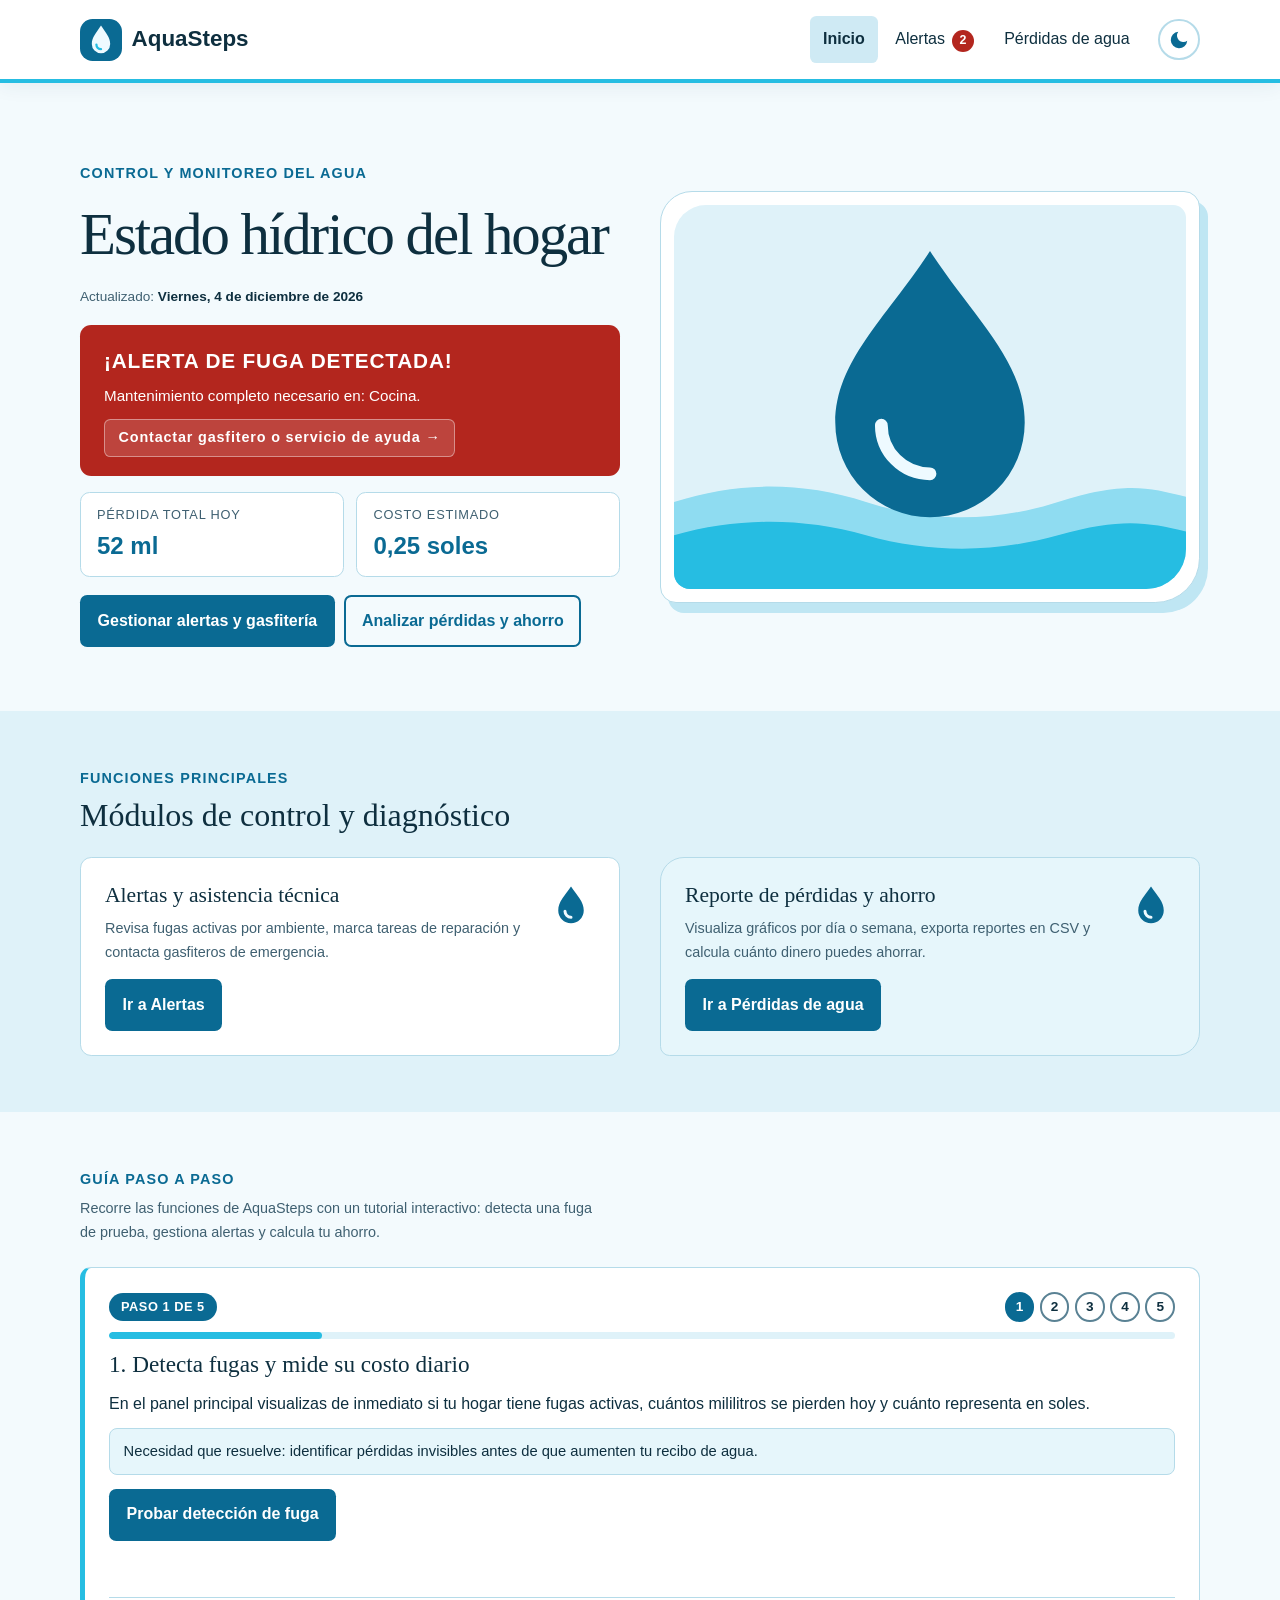
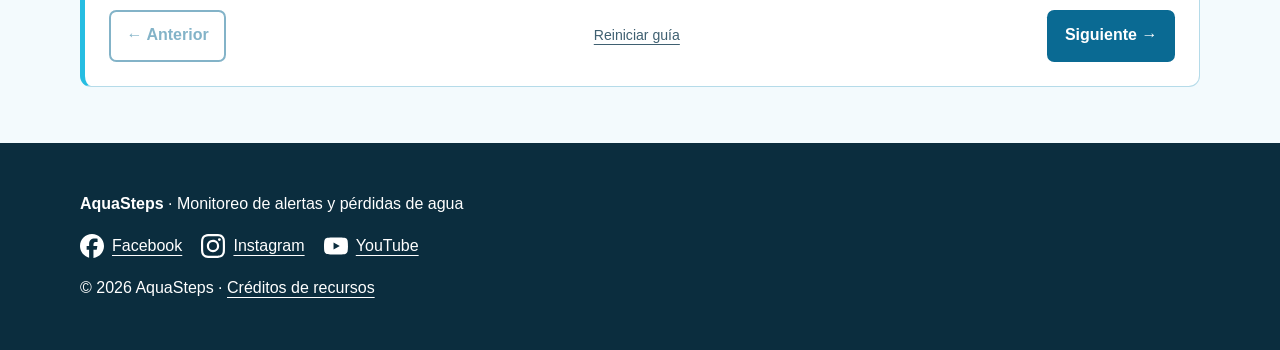
<file: index.html>
<!DOCTYPE html>
<html lang="es">
<head>
  <meta charset="UTF-8">
  <meta name="viewport" content="width=device-width, initial-scale=1.0">
  <meta name="color-scheme" content="light dark">
  <title>Inicio | AquaSteps</title>
  <script>try{var t=localStorage.getItem("aquasteps-tema");if(!t&&window.matchMedia&&matchMedia("(prefers-color-scheme: dark)").matches){t="oscuro"}if(t==="oscuro"){document.documentElement.setAttribute("data-tema","oscuro")}}catch(e){}</script>
  <link rel="stylesheet" href="css/estilos.css">
  <link rel="icon" type="image/svg+xml" href="iconos/favicon.svg">
</head>
<body>
<a class="saltar" href="#contenido">Saltar al contenido</a>
<header class="cabecera">
  <div class="contenedor barra">
    <a class="marca" href="index.html"><img src="iconos/favicon.svg" alt="" width="42" height="42">AquaSteps</a>
    <nav aria-label="Navegación principal">
      <ul class="menu">
        <li><a href="index.html" aria-current="page">Inicio</a></li>
        <li><a href="alertas.html">Alertas</a></li>
        <li><a href="perdidas.html">Pérdidas de agua</a></li>
      </ul>
    </nav>
    <button type="button" id="btn-tema" class="btn-tema" aria-pressed="false" aria-label="Modo oscuro" title="Modo oscuro">
      <svg class="icono-luna" viewBox="0 0 24 24" width="22" height="22" aria-hidden="true"><path d="M21 12.8A9 9 0 1 1 11.2 3a7 7 0 0 0 9.8 9.8Z" fill="currentColor"/></svg>
      <svg class="icono-sol" viewBox="0 0 24 24" width="22" height="22" aria-hidden="true"><circle cx="12" cy="12" r="4.5" fill="currentColor"/><g stroke="currentColor" stroke-width="2" stroke-linecap="round"><path d="M12 2v3M12 19v3M2 12h3M19 12h3M4.9 4.9l2.1 2.1M17 17l2.1 2.1M4.9 19.1 7 17M17 7l2.1-2.1"/></g></svg>
    </button>
  </div>
</header>

<main id="contenido">
  <!-- Nivel 1: Estado crítico en tiempo real, métricas clave y acciones principales -->
  <section id="inicio" class="hero contenedor dos-columnas" aria-labelledby="titulo">
    <div class="hero-principal">
      <p class="etiqueta">Control y monitoreo del agua</p>
      <h1 id="titulo">Estado hídrico del hogar</h1>
      <p class="fecha">Actualizado: <span id="fecha-actual"></span></p>

      <div id="alerta" class="alerta sin" role="alert"><strong>SIN ALERTAS</strong><span>Ningún lugar requiere mantenimiento por ahora.</span></div>

      <div class="medidor" role="group" aria-label="Pérdida total de hoy">
        <div><span class="medidor-etq">Pérdida total hoy</span><strong id="contador-ml">0 ml</strong></div>
        <div><span class="medidor-etq">Costo estimado</span><strong id="contador-costo">0,00 soles</strong></div>
      </div>

      <div class="botones hero-acciones">
        <a class="boton" href="alertas.html">Gestionar alertas y gasfitería</a>
        <a class="boton secundario" href="perdidas.html">Analizar pérdidas y ahorro</a>
      </div>
    </div>

    <figure id="postal" class="postal" data-estado="sin">
      <img class="ilustracion" src="imagenes/gota.svg" alt="Ilustración de una gota de agua que reacciona al nivel de fuga" width="400" height="300">
      <span class="gotas" aria-hidden="true"><i></i><i></i><i></i></span>
    </figure>
  </section>

  <!-- Nivel 2: Módulos principales de consulta y operación -->
  <section class="seccion fondo" aria-labelledby="modulos-titulo">
    <div class="contenedor">
      <header class="encabezado-seccion">
        <p class="etiqueta">Funciones principales</p>
        <h2 id="modulos-titulo">Módulos de control y diagnóstico</h2>
      </header>
      <div class="dos-columnas">
        <article class="tarjeta acceso">
          <div class="acceso-info">
            <h3>Alertas y asistencia técnica</h3>
            <p class="nota">Revisa fugas activas por ambiente, marca tareas de reparación y contacta gasfiteros de emergencia.</p>
            <a class="boton" href="alertas.html">Ir a Alertas</a>
          </div>
          <img src="iconos/gota.svg" alt="" width="48" height="48">
        </article>
        <article class="tarjeta acceso">
          <div class="acceso-info">
            <h3>Reporte de pérdidas y ahorro</h3>
            <p class="nota">Visualiza gráficos por día o semana, exporta reportes en CSV y calcula cuánto dinero puedes ahorrar.</p>
            <a class="boton" href="perdidas.html">Ir a Pérdidas de agua</a>
          </div>
          <img src="iconos/gota.svg" alt="" width="48" height="48">
        </article>
      </div>
    </div>
  </section>

  <!-- Nivel 3: Tutorial interactivo para aprender a usar AquaSteps -->
  <section class="seccion" aria-labelledby="tut-titulo">
    <div class="contenedor">
      <header class="encabezado-seccion">
        <p class="etiqueta">Guía paso a paso</p>
        <p class="nota">Recorre las funciones de AquaSteps con un tutorial interactivo: detecta una fuga de prueba, gestiona alertas y calcula tu ahorro.</p>
      </header>
      <section id="tutorial-app" class="tutorial tarjeta" aria-labelledby="tut-titulo">
        <div class="tut-cabecera">
          <span id="tut-etiqueta" class="tut-paso-badge">Paso 1 de 5</span>
          <div id="tut-puntos" class="tut-puntos" role="group" aria-label="Pasos del tutorial"></div>
        </div>
        <div class="tut-progreso" role="progressbar" id="tut-barra" aria-label="Progreso del tutorial" aria-valuemin="0" aria-valuemax="100" aria-valuenow="20">
          <span class="tut-progreso-valor" style="width: 20%;"></span>
        </div>

        <h2 id="tut-titulo" class="titulo-peq">1. Detecta fugas y mide su costo diario</h2>
        <p id="tut-descripcion" class="tut-desc"></p>
        <div id="tut-objetivo" class="tut-objetivo"></div>

        <div class="botones tut-acciones">
          <button type="button" id="tut-accion" class="boton">Probar detección de fuga</button>
          <a id="tut-enlace" class="boton secundario" href="alertas.html" hidden>Ir a la sección</a>
        </div>

        <p id="tut-feedback" class="nota" role="status" aria-live="polite"></p>

        <div class="tut-navegacion">
          <button type="button" id="tut-anterior" class="boton secundario" disabled>← Anterior</button>
          <button type="button" id="tut-reiniciar" class="tut-link" title="Reiniciar recorrido">Reiniciar guía</button>
          <button type="button" id="tut-siguiente" class="boton">Siguiente →</button>
        </div>
      </section>
    </div>
  </section>
</main>

<footer class="pie">
  <div class="contenedor">
    <p><strong>AquaSteps</strong> · Monitoreo de alertas y pérdidas de agua</p>
    <nav class="redes" aria-label="Redes sociales de referencia">
      <a href="https://www.facebook.com/" target="_blank" rel="noopener noreferrer"><img src="iconos/facebook.svg" alt="" width="24" height="24">Facebook</a>
      <a href="https://www.instagram.com/" target="_blank" rel="noopener noreferrer"><img src="iconos/instagram.svg" alt="" width="24" height="24">Instagram</a>
      <a href="https://www.youtube.com/" target="_blank" rel="noopener noreferrer"><img src="iconos/youtube.svg" alt="" width="24" height="24">YouTube</a>
    </nav>
    <p>© 2026 AquaSteps · <a href="FUENTES.txt">Créditos de recursos</a></p>
  </div>
</footer>
<script src="js/nucleo.js" defer></script>
<script src="js/script.js" defer></script>
<script src="js/inicio.js" defer></script>
</body>
</html>
</file>
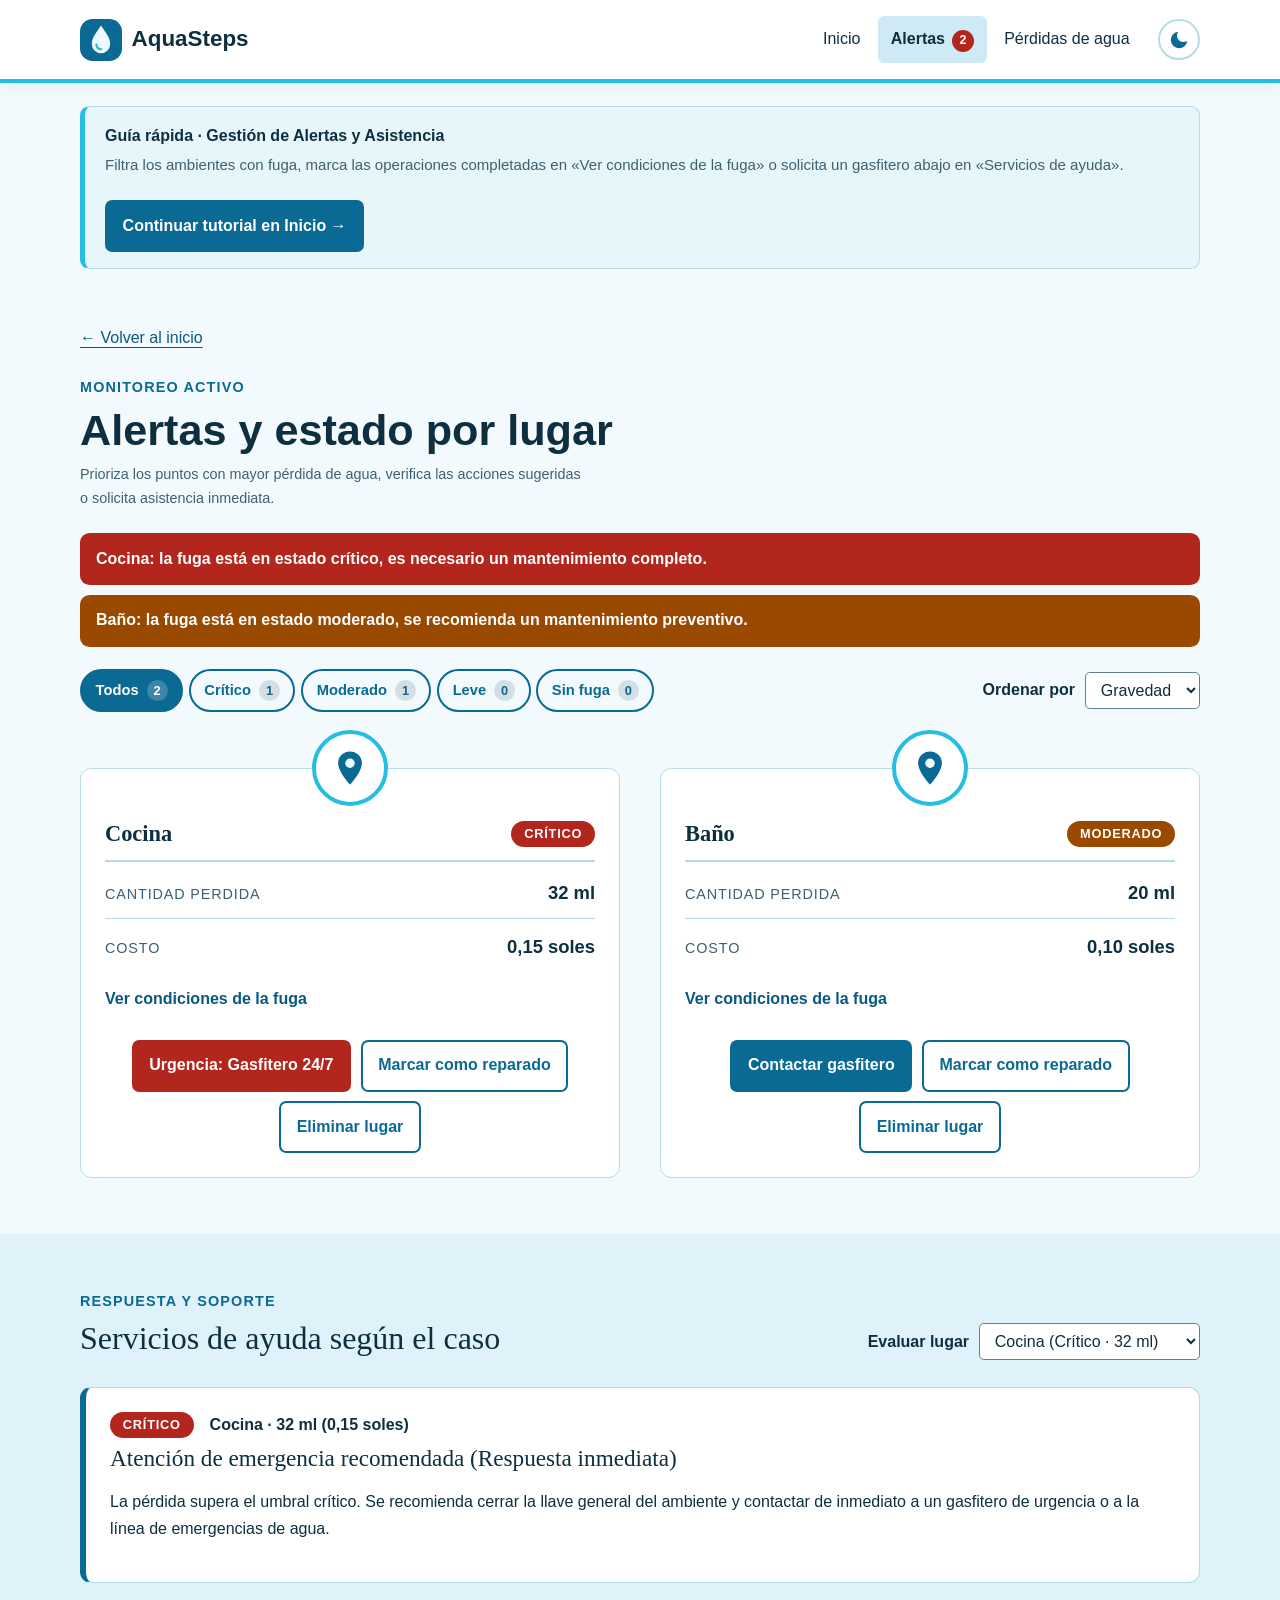
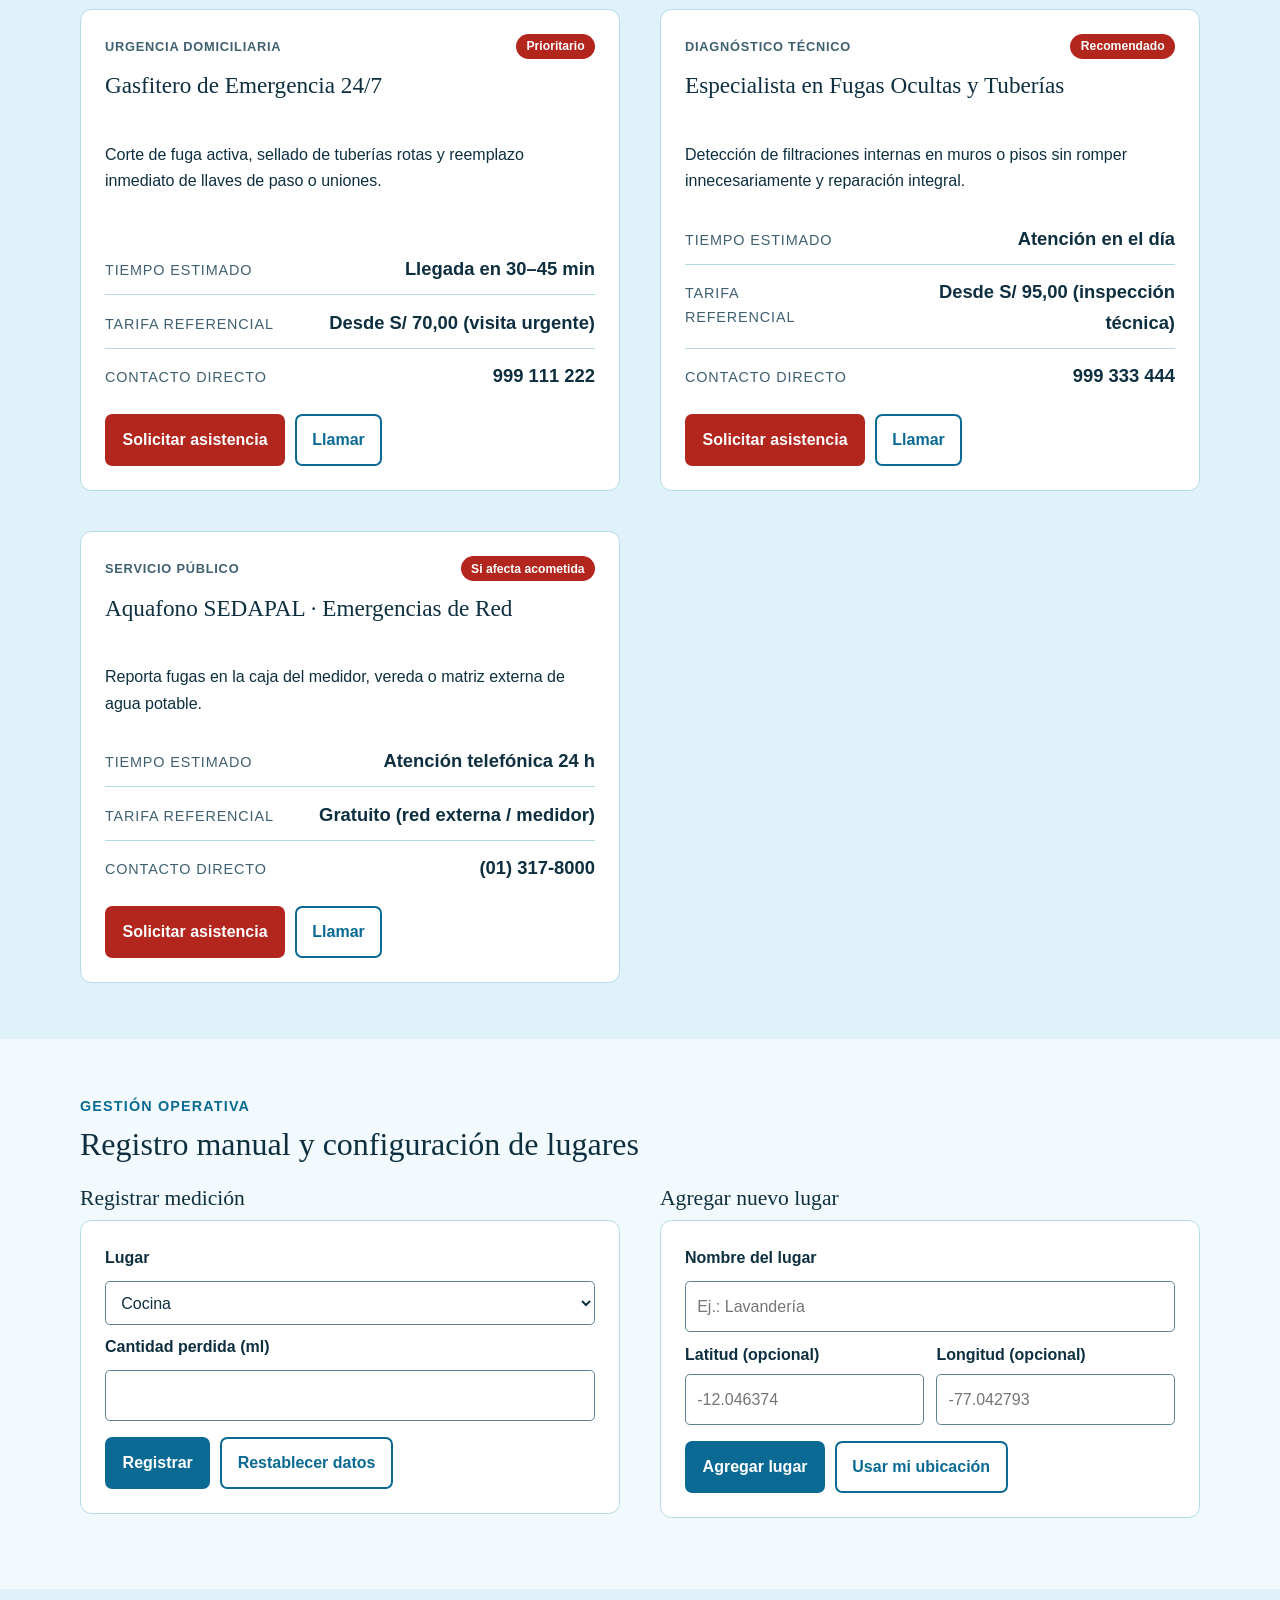
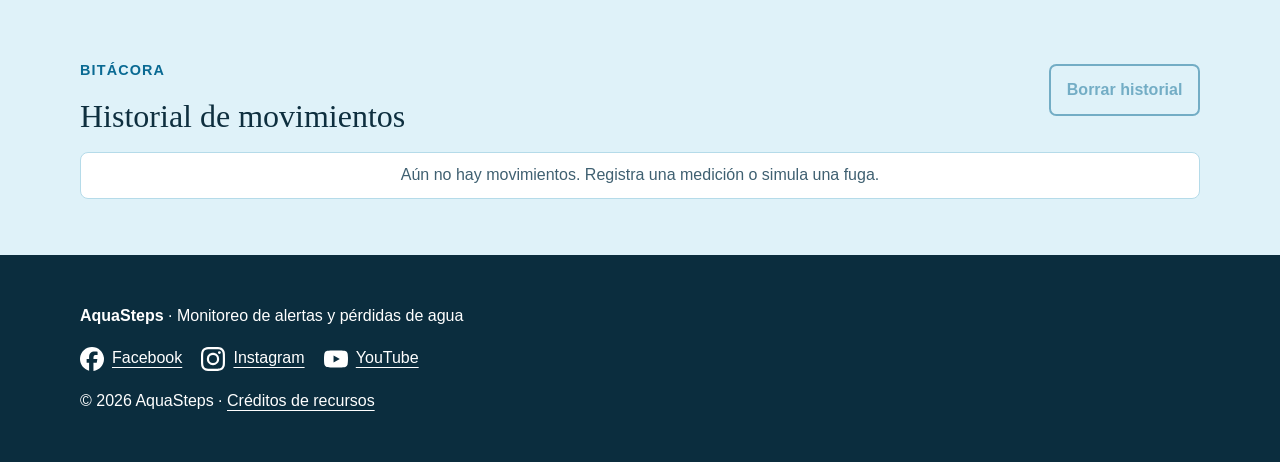
<file: alertas.html>
<!DOCTYPE html>
<html lang="es">
<head>
  <meta charset="UTF-8">
  <meta name="viewport" content="width=device-width, initial-scale=1.0">
  <meta name="color-scheme" content="light dark">
  <title>Alertas | AquaSteps</title>
  <script>try{var t=localStorage.getItem("aquasteps-tema");if(!t&&window.matchMedia&&matchMedia("(prefers-color-scheme: dark)").matches){t="oscuro"}if(t==="oscuro"){document.documentElement.setAttribute("data-tema","oscuro")}}catch(e){}</script>
  <link rel="stylesheet" href="css/estilos.css">
  <link rel="icon" type="image/svg+xml" href="iconos/favicon.svg">
</head>
<body>
<a class="saltar" href="#contenido">Saltar al contenido</a>
<header class="cabecera">
  <div class="contenedor barra">
    <a class="marca" href="index.html"><img src="iconos/favicon.svg" alt="" width="42" height="42">AquaSteps</a>
    <nav aria-label="Navegación principal">
      <ul class="menu">
        <li><a href="index.html">Inicio</a></li>
        <li><a href="alertas.html" aria-current="page">Alertas</a></li>
        <li><a href="perdidas.html">Pérdidas de agua</a></li>
      </ul>
    </nav>
    <button type="button" id="btn-tema" class="btn-tema" aria-pressed="false" aria-label="Modo oscuro" title="Modo oscuro">
      <svg class="icono-luna" viewBox="0 0 24 24" width="22" height="22" aria-hidden="true"><path d="M21 12.8A9 9 0 1 1 11.2 3a7 7 0 0 0 9.8 9.8Z" fill="currentColor"/></svg>
      <svg class="icono-sol" viewBox="0 0 24 24" width="22" height="22" aria-hidden="true"><circle cx="12" cy="12" r="4.5" fill="currentColor"/><g stroke="currentColor" stroke-width="2" stroke-linecap="round"><path d="M12 2v3M12 19v3M2 12h3M19 12h3M4.9 4.9l2.1 2.1M17 17l2.1 2.1M4.9 19.1 7 17M17 7l2.1-2.1"/></g></svg>
    </button>
  </div>
</header>

<main id="contenido">
  <!-- Nivel 1: Avisos prioritarios y monitoreo activo por ambiente -->
  <section class="seccion contenedor" aria-labelledby="titulo">
    <nav aria-label="Ruta de navegación">
      <a class="regresar" href="index.html">← Volver al inicio</a>
    </nav>
    <header class="encabezado-seccion">
      <p class="etiqueta">Monitoreo activo</p>
      <h1 id="titulo">Alertas y estado por lugar</h1>
      <p class="nota">Prioriza los puntos con mayor pérdida de agua, verifica las acciones sugeridas o solicita asistencia inmediata.</p>
    </header>

    <div id="notificaciones" aria-live="polite"></div>

    <div class="barra-filtros">
      <div id="filtros" class="segmento" role="group" aria-label="Filtrar por estado">
        <button type="button" data-filtro="todos" aria-pressed="true">Todos <span class="conteo">0</span></button>
        <button type="button" data-filtro="critico" aria-pressed="false">Crítico <span class="conteo">0</span></button>
        <button type="button" data-filtro="moderado" aria-pressed="false">Moderado <span class="conteo">0</span></button>
        <button type="button" data-filtro="leve" aria-pressed="false">Leve <span class="conteo">0</span></button>
        <button type="button" data-filtro="sin" aria-pressed="false">Sin fuga <span class="conteo">0</span></button>
      </div>
      <div class="orden">
        <label for="orden">Ordenar por</label>
        <select id="orden">
          <option value="gravedad">Gravedad</option>
          <option value="costo">Costo</option>
          <option value="nombre">Nombre</option>
        </select>
      </div>
    </div>

    <div id="lugares" class="dos-columnas lugares" tabindex="-1"></div>
  </section>

  <!-- Nivel 2: Respuesta y asistencia técnica según gravedad -->
  <section id="ayuda" class="seccion fondo" aria-labelledby="ayuda-titulo">
    <div class="contenedor">
      <header class="encabezado-seccion">
        <p class="etiqueta">Respuesta y soporte</p>
        <div class="titulo-fila">
          <h2 id="ayuda-titulo">Servicios de ayuda según el caso</h2>
          <div class="orden">
            <label for="ayuda-lugar">Evaluar lugar</label>
            <select id="ayuda-lugar"></select>
          </div>
        </div>
      </header>
      <div id="ayuda-diagnostico" class="tarjeta diagnostico" aria-live="polite"></div>
      <div id="ayuda-servicios" class="dos-columnas servicios-grid"></div>
    </div>
  </section>

  <!-- Nivel 3: Registro operativo de mediciones y nuevos ambientes -->
  <section class="seccion" aria-labelledby="operaciones-titulo">
    <div class="contenedor">
      <header class="encabezado-seccion">
        <p class="etiqueta">Gestión operativa</p>
        <h2 id="operaciones-titulo">Registro manual y configuración de lugares</h2>
      </header>
      <div class="dos-columnas formularios">
        <article>
          <h3>Registrar medición</h3>
          <form id="medicion" class="medicion">
            <label for="lugar">Lugar</label>
            <select id="lugar" required></select>
            <label for="cantidad">Cantidad perdida (ml)</label>
            <input id="cantidad" type="number" min="0" max="1000" step="1" required>
            <div class="botones">
              <button type="submit" class="boton">Registrar</button>
              <button type="button" id="restablecer" class="boton secundario">Restablecer datos</button>
            </div>
          </form>
          <p id="mensaje" class="nota" role="status"></p>
        </article>
        <article>
          <h3>Agregar nuevo lugar</h3>
          <form id="nuevo-lugar" class="medicion">
            <label for="nuevo-nombre">Nombre del lugar</label>
            <input id="nuevo-nombre" type="text" maxlength="30" placeholder="Ej.: Lavandería" required autocomplete="off">
            <div class="par">
              <div>
                <label for="nuevo-lat">Latitud (opcional)</label>
                <input id="nuevo-lat" type="number" step="any" min="-90" max="90" placeholder="-12.046374">
              </div>
              <div>
                <label for="nuevo-lng">Longitud (opcional)</label>
                <input id="nuevo-lng" type="number" step="any" min="-180" max="180" placeholder="-77.042793">
              </div>
            </div>
            <div class="botones">
              <button type="submit" class="boton">Agregar lugar</button>
              <button type="button" id="usar-ubicacion" class="boton secundario">Usar mi ubicación</button>
            </div>
          </form>
          <p id="mensaje-lugar" class="nota" role="status"></p>
        </article>
      </div>
    </div>
  </section>

  <!-- Nivel 4: Bitácora secundaria de auditoría -->
  <section class="seccion fondo" aria-labelledby="historial-titulo">
    <div class="contenedor">
      <div class="titulo-fila">
        <div>
          <p class="etiqueta">Bitácora</p>
          <h2 id="historial-titulo">Historial de movimientos</h2>
        </div>
        <button type="button" id="borrar-historial" class="boton secundario">Borrar historial</button>
      </div>
      <ol id="historial" class="historial"></ol>
    </div>
  </section>
</main>

<dialog id="modal-ayuda" class="modal" aria-labelledby="modal-ayuda-titulo">
  <form id="form-solicitud" class="modal-contenido" method="dialog">
    <div class="titulo-fila">
      <h2 id="modal-ayuda-titulo" class="titulo-peq">Solicitar servicio de ayuda</h2>
      <button type="button" id="modal-cerrar" class="modal-cerrar" aria-label="Cerrar ventana">×</button>
    </div>
    <p id="modal-resumen" class="nota"></p>
    <div class="modal-campos">
      <label for="sol-nombre">Tu nombre o contacto</label>
      <input id="sol-nombre" type="text" maxlength="60" placeholder="Ej.: Familia Pérez" required>
      <label for="sol-telefono">Teléfono / WhatsApp</label>
      <input id="sol-telefono" type="tel" maxlength="20" placeholder="Ej.: 987 654 321" required>
      <label for="sol-detalle">Detalle del problema (autocompletado según sensor)</label>
      <textarea id="sol-detalle" rows="3" maxlength="240" required></textarea>
    </div>
    <div class="botones">
      <button type="submit" class="boton">Confirmar solicitud</button>
      <a id="sol-whatsapp" class="boton secundario" href="#" target="_blank" rel="noopener noreferrer">Enviar por WhatsApp</a>
      <a id="sol-llamar" class="boton secundario" href="#">Llamar ahora</a>
    </div>
  </form>
</dialog>

<footer class="pie">
  <div class="contenedor">
    <p><strong>AquaSteps</strong> · Monitoreo de alertas y pérdidas de agua</p>
    <nav class="redes" aria-label="Redes sociales de referencia">
      <a href="https://www.facebook.com/" target="_blank" rel="noopener noreferrer"><img src="iconos/facebook.svg" alt="" width="24" height="24">Facebook</a>
      <a href="https://www.instagram.com/" target="_blank" rel="noopener noreferrer"><img src="iconos/instagram.svg" alt="" width="24" height="24">Instagram</a>
      <a href="https://www.youtube.com/" target="_blank" rel="noopener noreferrer"><img src="iconos/youtube.svg" alt="" width="24" height="24">YouTube</a>
    </nav>
    <p>© 2026 AquaSteps · <a href="FUENTES.txt">Créditos de recursos</a></p>
  </div>
</footer>
<script src="js/nucleo.js" defer></script>
<script src="js/script.js" defer></script>
<script src="js/alertas.js" defer></script>
</body>
</html>
</file>
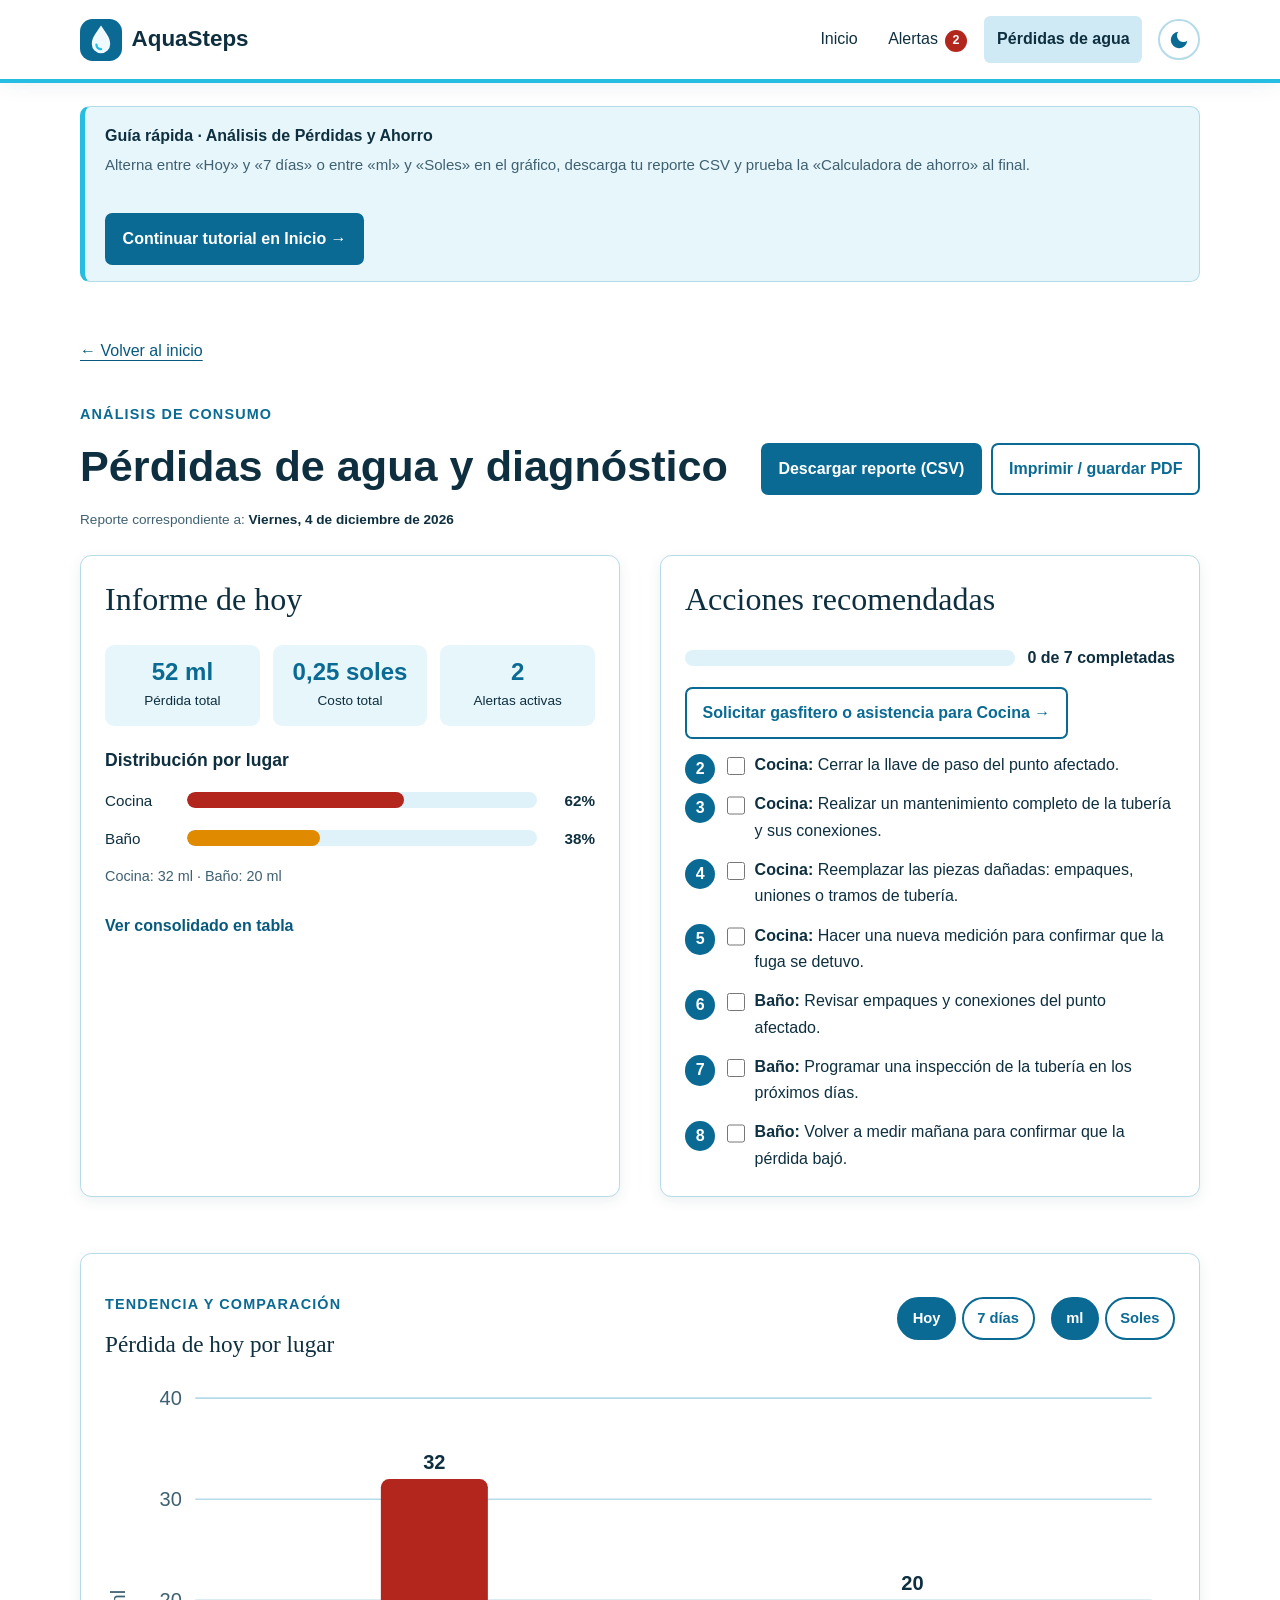
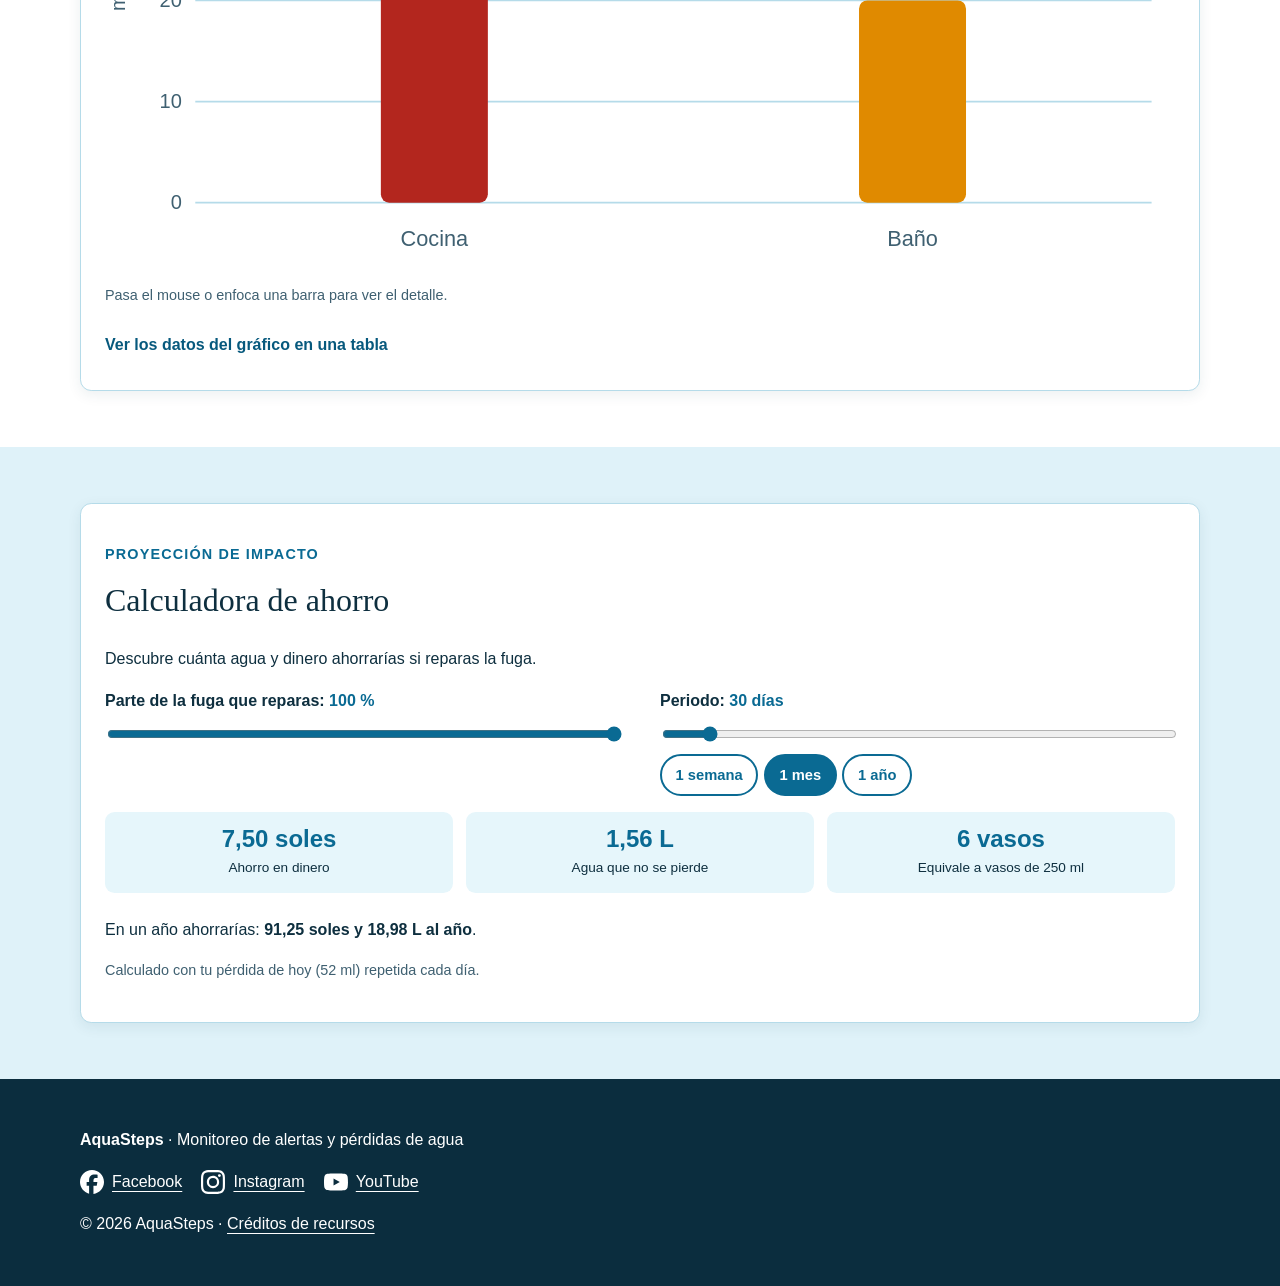
<file: perdidas.html>
<!DOCTYPE html>
<html lang="es">
<head>
  <meta charset="UTF-8">
  <meta name="viewport" content="width=device-width, initial-scale=1.0">
  <meta name="color-scheme" content="light dark">
  <title>Pérdidas | AquaSteps</title>
  <script>try{var t=localStorage.getItem("aquasteps-tema");if(!t&&window.matchMedia&&matchMedia("(prefers-color-scheme: dark)").matches){t="oscuro"}if(t==="oscuro"){document.documentElement.setAttribute("data-tema","oscuro")}}catch(e){}</script>
  <link rel="stylesheet" href="css/estilos.css">
  <link rel="icon" type="image/svg+xml" href="iconos/favicon.svg">
</head>
<body class="fondo-blanco">
<a class="saltar" href="#contenido">Saltar al contenido</a>
<header class="cabecera">
  <div class="contenedor barra">
    <a class="marca" href="index.html"><img src="iconos/favicon.svg" alt="" width="42" height="42">AquaSteps</a>
    <nav aria-label="Navegación principal">
      <ul class="menu">
        <li><a href="index.html">Inicio</a></li>
        <li><a href="alertas.html">Alertas</a></li>
        <li><a href="perdidas.html" aria-current="page">Pérdidas de agua</a></li>
      </ul>
    </nav>
    <button type="button" id="btn-tema" class="btn-tema" aria-pressed="false" aria-label="Modo oscuro" title="Modo oscuro">
      <svg class="icono-luna" viewBox="0 0 24 24" width="22" height="22" aria-hidden="true"><path d="M21 12.8A9 9 0 1 1 11.2 3a7 7 0 0 0 9.8 9.8Z" fill="currentColor"/></svg>
      <svg class="icono-sol" viewBox="0 0 24 24" width="22" height="22" aria-hidden="true"><circle cx="12" cy="12" r="4.5" fill="currentColor"/><g stroke="currentColor" stroke-width="2" stroke-linecap="round"><path d="M12 2v3M12 19v3M2 12h3M19 12h3M4.9 4.9l2.1 2.1M17 17l2.1 2.1M4.9 19.1 7 17M17 7l2.1-2.1"/></g></svg>
    </button>
  </div>
</header>

<main id="contenido">
  <!-- Nivel 1: Encabezado ejecutivo, exportación rápida, KPIs y acciones inmediatas -->
  <section class="seccion contenedor" aria-labelledby="titulo">
    <nav aria-label="Ruta de navegación">
      <a class="regresar" href="index.html">← Volver al inicio</a>
    </nav>
    <div class="titulo-fila">
      <div>
        <p class="etiqueta">Análisis de consumo</p>
        <h1 id="titulo">Pérdidas de agua y diagnóstico</h1>
        <p class="fecha">Reporte correspondiente a: <span id="fecha-actual"></span></p>
      </div>
      <div class="botones no-imprimir">
        <button type="button" id="btn-csv" class="boton">Descargar reporte (CSV)</button>
        <button type="button" id="btn-imprimir" class="boton secundario">Imprimir / guardar PDF</button>
      </div>
    </div>

    <div class="dos-columnas informe resumen-superior">
      <article class="tarjeta">
        <h2>Informe de hoy</h2>
        <div id="cifras" class="cifras"></div>
        <h3>Distribución por lugar</h3>
        <ul id="barras" class="barras" aria-label="Porcentaje de la pérdida por lugar"></ul>
        <p id="resumen" class="nota"></p>
        <details class="condiciones">
          <summary>Ver consolidado en tabla</summary>
          <div class="tabla-caja">
            <table class="tabla">
              <thead>
                <tr>
                  <th>Pérdida total</th>
                  <th>Costo estimado</th>
                </tr>
              </thead>
              <tbody id="tabla-total"></tbody>
            </table>
          </div>
        </details>
      </article>

      <article class="tarjeta">
        <h2>Acciones recomendadas</h2>
        <div class="progreso">
          <span id="progreso-barra" class="barra-fondo" role="progressbar" aria-label="Acciones completadas" aria-valuemin="0" aria-valuemax="100" aria-valuenow="0"><span class="barra-valor sin"></span></span>
          <b id="progreso-texto">Sin tareas</b>
        </div>
        <ol id="acciones" class="acciones"></ol>
      </article>
    </div>
  </section>

  <!-- Nivel 2: Visualización comparativa interactiva -->
  <section class="seccion" aria-labelledby="grafico-titulo">
    <div class="contenedor">
      <article class="tarjeta">
        <div class="titulo-fila">
          <div>
            <p class="etiqueta">Tendencia y comparación</p>
            <h2 id="grafico-titulo" class="titulo-peq">Pérdida de hoy por lugar</h2>
          </div>
          <div class="controles no-imprimir">
            <div id="grafico-periodo" class="segmento" role="group" aria-label="Periodo del gráfico">
              <button type="button" data-valor="hoy" aria-pressed="true">Hoy</button>
              <button type="button" data-valor="semana" aria-pressed="false">7 días</button>
            </div>
            <div id="grafico-unidad" class="segmento" role="group" aria-label="Unidad del gráfico">
              <button type="button" data-valor="ml" aria-pressed="true">ml</button>
              <button type="button" data-valor="soles" aria-pressed="false">Soles</button>
            </div>
          </div>
        </div>
        <div id="grafico-caja" class="grafico-caja">
          <svg id="grafico" role="group" aria-labelledby="grafico-titulo" preserveAspectRatio="xMidYMid meet"></svg>
          <div id="globo" class="globo" role="tooltip" hidden></div>
        </div>
        <p id="grafico-nota" class="nota"></p>
        <details class="condiciones">
          <summary>Ver los datos del gráfico en una tabla</summary>
          <div class="tabla-caja">
            <table class="tabla">
              <thead><tr><th>Dato</th><th>Pérdida</th><th>Costo</th></tr></thead>
              <tbody id="grafico-datos"></tbody>
            </table>
          </div>
        </details>
      </article>
    </div>
  </section>

  <!-- Nivel 3: Proyección financiera e hídrica -->
  <section class="seccion fondo" aria-labelledby="calc-titulo">
    <div class="contenedor">
      <article class="tarjeta calculadora">
        <p class="etiqueta">Proyección de impacto</p>
        <h2 id="calc-titulo">Calculadora de ahorro</h2>
        <p>Descubre cuánta agua y dinero ahorrarías si reparas la fuga.</p>
        <div class="dos-columnas calc-controles">
          <div class="calc-campo">
            <label for="calc-parte">Parte de la fuga que reparas: <output id="calc-parte-valor">100 %</output></label>
            <input type="range" id="calc-parte" min="0" max="100" step="5" value="100">
          </div>
          <div class="calc-campo">
            <label for="calc-dias">Periodo: <output id="calc-dias-valor">30 días</output></label>
            <input type="range" id="calc-dias" min="1" max="365" step="1" value="30">
            <div id="calc-atajos" class="segmento" role="group" aria-label="Periodos rápidos">
              <button type="button" data-dias="7" aria-pressed="false">1 semana</button>
              <button type="button" data-dias="30" aria-pressed="true">1 mes</button>
              <button type="button" data-dias="365" aria-pressed="false">1 año</button>
            </div>
          </div>
        </div>
        <div class="cifras">
          <div class="cifra"><strong id="calc-soles">0,00 soles</strong><span>Ahorro en dinero</span></div>
          <div class="cifra"><strong id="calc-litros">0,00 L</strong><span>Agua que no se pierde</span></div>
          <div class="cifra"><strong id="calc-vasos">0 vasos</strong><span>Equivale a vasos de 250 ml</span></div>
        </div>
        <p>En un año ahorrarías: <b id="calc-anual"></b>.</p>
        <p id="calc-aviso" class="nota"></p>
      </article>
    </div>
  </section>
</main>

<footer class="pie">
  <div class="contenedor">
    <p><strong>AquaSteps</strong> · Monitoreo de alertas y pérdidas de agua</p>
    <nav class="redes" aria-label="Redes sociales de referencia">
      <a href="https://www.facebook.com/" target="_blank" rel="noopener noreferrer"><img src="iconos/facebook.svg" alt="" width="24" height="24">Facebook</a>
      <a href="https://www.instagram.com/" target="_blank" rel="noopener noreferrer"><img src="iconos/instagram.svg" alt="" width="24" height="24">Instagram</a>
      <a href="https://www.youtube.com/" target="_blank" rel="noopener noreferrer"><img src="iconos/youtube.svg" alt="" width="24" height="24">YouTube</a>
    </nav>
    <p>© 2026 AquaSteps · <a href="FUENTES.txt">Créditos de recursos</a></p>
  </div>
</footer>
<script src="js/nucleo.js" defer></script>
<script src="js/script.js" defer></script>
<script src="js/perdidas.js" defer></script>
</body>
</html>
</file>
<file: css/estilos.css>
/* ==========================================================================
   AquaSteps · Estilos
   Colores definidos como variables: el modo oscuro solo las reemplaza.
   ========================================================================== */
:root {
  color-scheme: light;
  --fondo: #f3fafd;
  --fondo-alt: #dff2f9;
  --fondo-blanco: #ffffff;
  --tarjeta: #ffffff;
  --tarjeta-suave: #e6f6fb;
  --cabecera: #ffffff;
  --texto: #0e2f3f;
  --texto-suave: #3f6071;
  --borde: #b5dbe9;
  --borde-fuerte: #5a8294;
  --enlace: #07597d;
  --primario: #0a6a93;
  --primario-osc: #064c6a;
  --primario-texto: #0a6a93;
  --acento: #26bde2;
  --hover: #cfeaf4;
  --pista: #dff2f9;
  --pin-fondo: #ffffff;
  --sombra: #0b3a5214;
  --postal-sombra: #bfe6f3;
  --pie: #0b2d3e;
  --c-critico: #b3261e;
  --c-moderado: #9a4a00;
  --c-leve: #0a6a93;
  --c-sin: #1c6b4f;
  --b-critico: #b3261e;
  --b-moderado: #e08a00;
  --b-leve: #26bde2;
  --b-sin: #1c9b6f;
}

:root[data-tema="oscuro"] {
  color-scheme: dark;
  --fondo: #0a1c26;
  --fondo-alt: #0e2836;
  --fondo-blanco: #0a1c26;
  --tarjeta: #12303f;
  --tarjeta-suave: #17394b;
  --cabecera: #0d2633;
  --texto: #e6f4fa;
  --texto-suave: #a9c6d4;
  --borde: #2a5468;
  --borde-fuerte: #6f9db1;
  --enlace: #7fd3f0;
  --primario: #167aa3;
  --primario-osc: #0f6385;
  --primario-texto: #7fd3f0;
  --hover: #1d4558;
  --pista: #1d4558;
  --sombra: #00000055;
  --postal-sombra: #0f3a4c;
  --pie: #06141c;
  --b-critico: #e5483e;
  --b-moderado: #e8932b;
  --b-leve: #3cc8ec;
  --b-sin: #2fbf8c;
}

* { box-sizing: border-box; }
body { margin: 0; font-family: Arial, sans-serif; color: var(--texto); background: var(--fondo); line-height: 1.65; }
h1, h2 { line-height: 1.2; }
h1 { font-size: 2.7rem; margin: 0 0 1rem; }
h2 { font-family: Georgia, serif; font-weight: normal; font-size: 2rem; margin-top: 0; }
.titulo-peq { font-size: 1.45rem; margin-bottom: .8rem; }
a { color: var(--enlace); text-underline-offset: 4px; }
a:focus-visible, summary:focus-visible, input:focus-visible, select:focus-visible, button:focus-visible, rect:focus-visible, .lugares:focus-visible {
  outline: 3px solid var(--enlace); outline-offset: 4px;
}
img { max-width: 100%; height: auto; display: block; }
figure { margin: 0; }
button { font: inherit; }
.contenedor { width: 92%; max-width: 1120px; margin: 0 auto; }
.seccion { padding: 3.5rem 0; }
.fondo { background: var(--fondo-alt); }
.etiqueta { font-weight: bold; color: var(--primario-texto); font-size: .9rem; text-transform: uppercase; letter-spacing: .08em; }
.nota { font-size: .9rem; color: var(--texto-suave); }
.vacio { grid-column: 1 / -1; margin: 0; padding: 1rem; text-align: center; color: var(--texto-suave); }
.saltar { position: absolute; left: -9999px; }
.saltar:focus { left: 1rem; top: 1rem; padding: 1rem; background: white; color: #0e2f3f; z-index: 20; }
.solo-lector { position: absolute; width: 1px; height: 1px; overflow: hidden; clip-path: inset(50%); white-space: nowrap; }
main[id] { scroll-margin-top: 130px; }

/* ---------- Cabecera y menú ---------- */
.cabecera { position: sticky; top: 0; z-index: 100; background: var(--cabecera); border-bottom: 4px solid var(--acento); box-shadow: 0 4px 18px #0b3a5210; }
.barra { display: flex; align-items: center; gap: 1rem; flex-wrap: wrap; padding: 1rem 0; }
.marca { display: flex; align-items: center; gap: .6rem; text-decoration: none; font-size: 1.4rem; font-weight: bold; margin-right: auto; color: var(--texto); }
.menu { display: flex; flex-wrap: wrap; align-items: center; gap: .3rem; list-style: none; margin: 0; padding: 0; }
.menu a, summary { display: block; padding: .65rem .8rem; color: var(--texto); cursor: pointer; }
.menu a { text-decoration: none; }
.menu a:hover, summary:hover { background: var(--hover); border-radius: .4rem; }
.menu a[aria-current="page"] { background: var(--hover); border-radius: .4rem; font-weight: bold; }
summary { list-style: revert; }
.desplegable { position: relative; }
.submenu { position: absolute; top: 100%; left: 0; width: 230px; padding: .5rem; margin: .3rem 0 0; list-style: none; background: var(--tarjeta); border: 1px solid var(--borde); border-radius: .5rem; box-shadow: 0 8px 20px #0b3a5220; z-index: 10; }
.insignia { display: inline-block; min-width: 1.35rem; margin-left: .45rem; padding: 0 .4rem; border-radius: 1rem; background: var(--c-critico); color: #fff; font-size: .78rem; font-weight: bold; line-height: 1.35rem; text-align: center; }
.insignia[hidden] { display: none; }
.btn-tema { display: grid; place-items: center; width: 2.6rem; height: 2.6rem; padding: 0; border: 2px solid var(--borde); border-radius: 50%; background: var(--tarjeta); color: var(--primario-texto); cursor: pointer; }
.btn-tema:hover { background: var(--hover); }
.btn-tema .icono-sol { display: none; }
:root[data-tema="oscuro"] .btn-tema .icono-luna { display: none; }
:root[data-tema="oscuro"] .btn-tema .icono-sol { display: block; }

/* ---------- Estructura ---------- */
.dos-columnas { display: grid; grid-template-columns: repeat(2, minmax(0, 1fr)); gap: 2.5rem; align-items: center; }
.dos-columnas > * { min-width: 0; }
.lugares, .informe { align-items: stretch; }
.formularios { align-items: start; }
.hero { padding-top: 4rem; padding-bottom: 4rem; }
.hero h1 { font-family: Georgia, serif; font-weight: normal; font-size: clamp(2.2rem, 4.6vw, 3.8rem); letter-spacing: -.035em; }

/* ---------- Ilustración y gotas ---------- */
.postal { position: relative; background: var(--tarjeta); padding: .8rem; border: 1px solid var(--borde); border-radius: 2rem 1rem 2.8rem 1rem; box-shadow: 8px 10px 0 var(--postal-sombra); }
.ilustracion { width: 100%; border-radius: 2rem .8rem 2.5rem 1rem; }
:root[data-tema="oscuro"] .ilustracion { filter: brightness(.88) saturate(.9); }
.postal[data-estado="leve"] .ilustracion { animation: flotar 3.6s ease-in-out infinite; }
.postal[data-estado="moderado"] .ilustracion { animation: flotar 2.4s ease-in-out infinite; }
.postal[data-estado="critico"] .ilustracion { animation: flotar 1.1s ease-in-out infinite; }
.gotas { position: absolute; left: 0; right: 0; top: .8rem; bottom: .8rem; overflow: hidden; border-radius: 2rem .8rem 2.5rem 1rem; pointer-events: none; display: none; }
.gotas i { position: absolute; top: 0; width: 12px; height: 17px; background: var(--acento); border-radius: 50% 50% 50% 50% / 62% 62% 38% 38%; opacity: 0; animation: caer var(--dur, 2.4s) ease-in infinite; }
.gotas i:nth-child(1) { left: 36%; animation-delay: 0s; }
.gotas i:nth-child(2) { left: 50%; animation-delay: calc(var(--dur, 2.4s) / 3); }
.gotas i:nth-child(3) { left: 64%; animation-delay: calc(var(--dur, 2.4s) * 2 / 3); }
.postal[data-estado="leve"] .gotas { display: block; --dur: 3.2s; }
.postal[data-estado="moderado"] .gotas { display: block; --dur: 1.9s; }
.postal[data-estado="critico"] .gotas { display: block; --dur: 0.9s; }
.postal[data-estado="critico"] .gotas i { background: #ff6b5e; }
@keyframes caer { 0% { transform: translateY(0); opacity: 0; } 12% { opacity: .95; } 85% { opacity: .95; } 100% { transform: translateY(240px); opacity: 0; } }
@keyframes flotar { 0%, 100% { transform: translateY(0) rotate(0); } 50% { transform: translateY(-3px) rotate(.4deg); } }

/* ---------- Alerta de inicio ---------- */
.alerta { background: var(--c-critico); color: white; border-radius: .7rem; padding: 1.2rem 1.5rem; font-weight: bold; font-size: 1.3rem; letter-spacing: .04em; }
.alerta span { display: block; margin-top: .3rem; font-size: .95rem; font-weight: normal; letter-spacing: 0; }
.alerta.critico { background: var(--c-critico); }
.alerta.moderado { background: var(--c-moderado); }
.alerta.sin { background: var(--c-sin); }
.alerta.critico { animation: pulso 1.8s ease-in-out infinite; }
@keyframes pulso { 0%, 100% { box-shadow: 0 0 0 0 #b3261e66; } 50% { box-shadow: 0 0 0 10px #b3261e00; } }

.medidor { display: grid; grid-template-columns: repeat(2, minmax(0, 1fr)); gap: .8rem; margin: 1rem 0; }
.medidor > div { padding: .7rem 1rem; background: var(--tarjeta); border: 1px solid var(--borde); border-radius: .6rem; }
.medidor-etq { display: block; font-size: .8rem; text-transform: uppercase; letter-spacing: .06em; color: var(--texto-suave); }
.medidor strong { font-size: 1.5rem; color: var(--primario-texto); font-variant-numeric: tabular-nums; }

.fecha { font-size: .85rem; margin: .8rem 0 0; color: var(--texto-suave); }
.fecha span { display: inline-block; font-weight: bold; color: var(--texto); }
.fecha span::first-letter { text-transform: uppercase; }

/* ---------- Botones ---------- */
.boton { display: inline-block; padding: .8rem 1.1rem; background: var(--primario); color: white; border: 0; border-radius: .45rem; font-weight: bold; text-decoration: none; cursor: pointer; }
.boton:hover { background: var(--primario-osc); }
.boton.peligro { background: #b3261e; }
.boton.peligro:hover { background: #8c1d17; }
.boton.secundario { background: transparent; color: var(--primario-texto); box-shadow: inset 0 0 0 2px var(--primario); }
.boton.secundario:hover { background: var(--hover); }
.boton:disabled { opacity: .5; cursor: not-allowed; }
.boton:disabled:hover { background: var(--primario); }
.boton.secundario:disabled:hover { background: transparent; }
.botones { display: flex; flex-wrap: wrap; gap: .6rem; margin-top: .4rem; }
.botones.centro { justify-content: center; margin-top: 1.2rem; }
.regresar { display: inline-block; margin: 0 0 1.5rem; }

/* ---------- Tarjetas ---------- */
.tarjeta { padding: 1.5rem; border: 1px solid var(--borde); border-radius: .7rem; background: var(--tarjeta); }
.acceso { display: flex; align-items: center; justify-content: space-between; gap: 1rem; }
.acceso:nth-child(2) { background: var(--tarjeta-suave); border-radius: 1.5rem .6rem 1.5rem .6rem; }
.acceso img { flex-shrink: 0; }
:root[data-tema="oscuro"] .acceso img { background: #eefaff; border-radius: 50%; padding: 8px; width: 56px; height: 56px; }
.lugares { margin-top: 2rem; row-gap: 4rem; padding-top: 1.5rem; }
.lugares:focus { outline: none; }
.lugar { position: relative; }
.lugar .tarjeta { height: 100%; padding-top: 3.2rem; text-align: center; }
.pin { position: absolute; top: -38px; left: 50%; transform: translateX(-50%); display: grid; place-items: center; width: 76px; height: 76px; background: var(--pin-fondo); border: 4px solid var(--acento); border-radius: 50%; z-index: 2; }
.datos { margin: 0; display: grid; gap: .8rem; }
.datos div { display: flex; justify-content: space-between; align-items: baseline; gap: 1rem; padding-bottom: .6rem; border-bottom: 1px solid var(--borde); }
.datos div:last-child { border-bottom: 0; padding-bottom: 0; }
.datos dt { color: var(--texto-suave); font-size: .9rem; text-transform: uppercase; letter-spacing: .06em; }
.datos dd { margin: 0; font-weight: bold; font-size: 1.15rem; text-align: right; }

/* ---------- Tablas, cifras, barras ---------- */
.tabla-caja { overflow-x: auto; background: var(--tarjeta); border: 1px solid var(--borde); border-radius: .7rem; }
.tabla { width: 100%; border-collapse: collapse; }
.tabla th, .tabla td { padding: .8rem 1rem; text-align: left; border-bottom: 1px solid var(--borde); }
.tabla th { background: var(--primario); color: white; }
.tabla tbody tr:last-child td { border-bottom: 0; }
.cifras { display: grid; grid-template-columns: repeat(3, minmax(0, 1fr)); gap: .8rem; margin: 1rem 0 1.5rem; }
.cifra { background: var(--tarjeta-suave); border-radius: .6rem; padding: .8rem; text-align: center; }
.cifra strong { display: block; font-size: 1.5rem; line-height: 1.2; color: var(--primario-texto); overflow-wrap: anywhere; }
.cifra span { font-size: .85rem; }
.barras { display: grid; gap: .8rem; margin: 1rem 0 0; padding: 0; list-style: none; }
.barras li { display: grid; grid-template-columns: 4.5rem minmax(0, 1fr) 3rem; align-items: center; gap: .6rem; font-size: .95rem; }
.barras b { text-align: right; }
.barra-fondo { display: block; height: 1rem; background: var(--pista); border-radius: 1rem; overflow: hidden; }
.barra-valor { display: block; height: 100%; background: var(--b-leve); border-radius: 1rem; transition: width .5s ease; }
.barra-valor.critico { background: var(--b-critico); }
.barra-valor.moderado { background: var(--b-moderado); }
.barra-valor.leve { background: var(--b-leve); }
.barra-valor.sin { background: var(--b-sin); }

/* ---------- Acciones y listas de verificación ---------- */
.acciones { margin: 1rem 0 0; padding: 0; list-style: none; display: grid; gap: .8rem; counter-reset: paso; }
.acciones li { position: relative; padding-left: 2.6rem; counter-increment: paso; }
.acciones li::before { content: counter(paso); position: absolute; left: 0; top: .1rem; width: 1.9rem; height: 1.9rem; border-radius: 50%; background: var(--primario); color: white; font-weight: bold; display: grid; place-items: center; }
.acciones li.sin-numero { padding-left: 0; }
.acciones li.sin-numero::before { display: none; }
.acciones li.hecha::before { content: "✓"; background: var(--c-sin); }
.acciones li.hecha label span, .lista-checks li.hecha label span { text-decoration: line-through; opacity: .7; }
.acciones label, .lista-checks label { font-weight: normal; display: flex; align-items: flex-start; gap: .6rem; cursor: pointer; }
input[type="checkbox"] { width: 1.15rem; height: 1.15rem; margin: .3rem 0 0; flex-shrink: 0; accent-color: var(--primario); cursor: pointer; }
.lista-checks { margin: .4rem 0 0; padding: 0; list-style: none; display: grid; gap: .5rem; }
.progreso { display: grid; grid-template-columns: minmax(0, 1fr) auto; align-items: center; gap: .8rem; margin: .4rem 0 .6rem; }

/* ---------- Avisos, estados, condiciones ---------- */
#notificaciones { margin-top: 1rem; }
.notificacion { margin: 0 0 .6rem; padding: .8rem 1rem; border-radius: .6rem; color: white; font-weight: bold; }
.estado { display: inline-block; margin-bottom: .8rem; padding: .15rem .8rem; border-radius: 1rem; color: white; font-size: .8rem; font-weight: bold; letter-spacing: .06em; text-transform: uppercase; }
.condiciones { margin-top: 1rem; text-align: left; }
.condiciones summary { padding: .5rem 0; font-weight: bold; color: var(--enlace); }
.condiciones ul { margin: .4rem 0 0; padding-left: 1.2rem; }
.condiciones .lista-checks { padding-left: 0; }
.critico { background: var(--c-critico); }
.moderado { background: var(--c-moderado); }
.leve { background: var(--c-leve); }
.sin { background: var(--c-sin); }
:root[data-tema="oscuro"] .leve { background: #0c6f99; }

/* ---------- Formularios ---------- */
.medicion { display: grid; gap: .6rem; padding: 1.5rem; background: var(--tarjeta); border: 1px solid var(--borde); border-radius: .7rem; }
label { font-weight: bold; }
.medicion input, select, .medicion select { width: 100%; padding: .7rem; border: 1px solid var(--borde-fuerte); border-radius: .3rem; background: var(--tarjeta); color: var(--texto); font: inherit; }
.medicion input[type="checkbox"] { width: 1.15rem; }
.par { display: grid; grid-template-columns: repeat(2, minmax(0, 1fr)); gap: .8rem; }
.par > div { display: grid; gap: .4rem; align-content: start; }
.titulo-fila { display: flex; flex-wrap: wrap; align-items: center; justify-content: space-between; gap: .8rem 1.2rem; margin-bottom: .6rem; }
.titulo-fila h2 { margin-bottom: 0; }

/* ---------- Segmentos (botones de filtro) ---------- */
.segmento { display: inline-flex; flex-wrap: wrap; gap: .35rem; }
.segmento button { padding: .45rem .85rem; border: 2px solid var(--primario); border-radius: 2rem; background: transparent; color: var(--primario-texto); font-weight: bold; font-size: .92rem; cursor: pointer; }
.segmento button:hover { background: var(--hover); }
.segmento button[aria-pressed="true"] { background: var(--primario); color: #fff; }
.segmento .conteo { display: inline-block; min-width: 1.3rem; margin-left: .25rem; padding: 0 .35rem; border-radius: 1rem; background: #0e2f3f22; font-size: .8rem; text-align: center; }
.segmento button[aria-pressed="true"] .conteo { background: #ffffff33; }
.controles { display: flex; flex-wrap: wrap; gap: .6rem 1rem; }
.barra-filtros { display: flex; flex-wrap: wrap; align-items: center; justify-content: space-between; gap: .8rem 1.5rem; margin-top: 1.4rem; }
.orden { display: flex; align-items: center; gap: .6rem; }
.orden select { width: auto; padding: .5rem .7rem; border: 1px solid var(--borde-fuerte); border-radius: .3rem; background: var(--tarjeta); color: var(--texto); font: inherit; }

/* ---------- Simulador (Inicio) ---------- */
.simulador { display: grid; gap: .5rem; }
.simulador h2 { margin-bottom: .2rem; }
.sim-campos { display: grid; grid-template-columns: repeat(2, minmax(0, 1fr)); gap: .8rem; }
.sim-campos > div { display: grid; gap: .3rem; }
.interruptor { display: flex; align-items: center; gap: .7rem; margin-top: .5rem; cursor: pointer; }
.interruptor input { position: absolute; opacity: 0; width: 1px; height: 1px; }
.interruptor .pista { position: relative; flex-shrink: 0; width: 3rem; height: 1.7rem; border-radius: 2rem; background: var(--borde-fuerte); transition: background .2s; }
.interruptor .pista::after { content: ""; position: absolute; top: .2rem; left: .2rem; width: 1.3rem; height: 1.3rem; border-radius: 50%; background: #fff; transition: transform .2s; }
.interruptor input:checked + .pista { background: var(--c-sin); }
.interruptor input:checked + .pista::after { transform: translateX(1.3rem); }
.interruptor input:focus-visible + .pista { outline: 3px solid var(--enlace); outline-offset: 3px; }
.interruptor small { display: block; font-weight: normal; font-size: .8rem; color: var(--texto-suave); }

/* ---------- Gráfico ---------- */
.grafico-caja { position: relative; margin-top: .6rem; }
#grafico { display: block; width: 100%; height: auto; }
.g-linea { stroke: var(--borde); stroke-width: 1; }
.g-eje, .g-etiqueta, .g-valor { fill: var(--texto-suave); font-size: 12px; font-family: Arial, sans-serif; }
.g-valor { fill: var(--texto); font-weight: bold; }
.g-etiqueta { font-size: 13px; }
.g-etiqueta-hoy { fill: var(--texto); font-weight: bold; }
.g-barra { fill: var(--b-leve); transition: opacity .15s; cursor: pointer; }
.g-barra:hover, .g-barra:focus { opacity: .8; }
.g-barra.critico { fill: var(--b-critico); }
.g-barra.moderado { fill: var(--b-moderado); }
.g-barra.leve { fill: var(--b-leve); }
.g-barra.sin { fill: var(--b-sin); }
.g-barra.g-previo { fill: var(--b-leve); opacity: .55; }
.g-barra.g-previo:hover, .g-barra.g-previo:focus { opacity: .8; }
.g-barra.g-hoy { fill: var(--primario); }
.globo { position: absolute; transform: translateX(-50%); padding: .4rem .7rem; background: #0b2d3e; color: #fff; border: 1px solid #ffffff33; border-radius: .4rem; font-size: .85rem; white-space: nowrap; pointer-events: none; z-index: 5; box-shadow: 0 4px 12px #0003; }
.globo[hidden] { display: none; }

/* ---------- Calculadora ---------- */
.calc-controles { align-items: start; margin: 1rem 0 .4rem; }
.calc-campo { display: grid; gap: .6rem; }
.calc-campo output { font-weight: bold; color: var(--primario-texto); }
input[type="range"] { width: 100%; accent-color: var(--primario); cursor: pointer; padding: 0; }

/* ---------- Historial ---------- */
.historial { margin: 1rem 0 0; padding: 0; list-style: none; display: grid; gap: .4rem; max-height: 26rem; overflow-y: auto; }
.historial li { display: flex; flex-wrap: wrap; align-items: baseline; gap: .4rem .8rem; padding: .6rem .9rem; background: var(--tarjeta); border: 1px solid var(--borde); border-radius: .5rem; }
.historial li.vacio { display: block; text-align: center; }
.historial time { font-size: .82rem; color: var(--texto-suave); min-width: 8.5rem; font-variant-numeric: tabular-nums; }
.historial .tipo { padding: .05rem .6rem; border-radius: 1rem; background: var(--primario); color: #fff; font-size: .72rem; font-weight: bold; letter-spacing: .05em; text-transform: uppercase; }
.historial .tipo-reparacion { background: var(--c-sin); }
.historial .tipo-simulacion, .historial .tipo-vivo { background: var(--c-moderado); }
.historial .tipo-lugar, .historial .tipo-sistema { background: #4b6472; }
.historial .texto { flex: 1 1 16rem; }

/* ---------- Fondo blanco (Pérdidas) ---------- */
.fondo-blanco { background: var(--fondo-blanco); }
.fondo-blanco .seccion + .seccion { padding-top: 0; }
.fondo-blanco .seccion.fondo { padding-top: 3.5rem; }
.fondo-blanco .tarjeta { box-shadow: 0 4px 14px var(--sombra); }
.fondo-blanco .botones { margin-top: 1.2rem; }

/* ---------- Avisos emergentes ---------- */
.avisos { position: fixed; right: 1rem; bottom: 1rem; z-index: 200; display: grid; gap: .5rem; width: min(24rem, calc(100vw - 2rem)); }
.aviso { display: flex; align-items: flex-start; justify-content: space-between; gap: .8rem; padding: .8rem 1rem; border-radius: .6rem; color: #fff; font-weight: bold; box-shadow: 0 8px 24px #0005; animation: entrar .25s ease-out; }
.aviso.critico { background: var(--c-critico); }
.aviso.moderado { background: var(--c-moderado); }
.aviso.leve { background: #0a6a93; }
.aviso.sin { background: var(--c-sin); }
.aviso-cerrar { flex-shrink: 0; width: 1.8rem; height: 1.8rem; border: 0; border-radius: 50%; background: #ffffff2e; color: #fff; font-size: 1.2rem; line-height: 1; cursor: pointer; }
.aviso-cerrar:hover { background: #ffffff55; }
@keyframes entrar { from { opacity: 0; transform: translateY(12px); } to { opacity: 1; transform: none; } }

/* ---------- Pie ---------- */
.pie { background: var(--pie); color: white; padding: 2rem 0; }
.pie a { color: white; }
.redes { display: flex; flex-wrap: wrap; gap: 1.2rem; }
.redes a { display: inline-flex; align-items: center; gap: .5rem; }
.redes img { filter: invert(1); }

/* ---------- Adaptación ---------- */
@media (max-width: 900px) {
  .barra { gap: .6rem 1rem; }
  h1 { font-size: 2.2rem; }
}
@media (max-width: 600px) {
  h1 { font-size: 1.9rem; }
  h2 { font-size: 1.6rem; }
  .titulo-peq { font-size: 1.3rem; }
  main[id] { scroll-margin-top: 190px; }
  .hero, .seccion { padding-top: 2.2rem; padding-bottom: 2.2rem; }
  .barra { padding: .6rem 0; }
  .barra nav { width: 100%; order: 3; }
  .marca { font-size: 1.2rem; }
  .marca img { width: 30px; }
  .menu { gap: 0; }
  .menu a, summary { padding: .45rem .55rem; font-size: .95rem; }
  .submenu { left: 0; right: auto; width: 230px; max-width: 85vw; max-height: 55vh; overflow-y: auto; }
  .dos-columnas { grid-template-columns: 1fr; gap: 1.5rem; }
  .lugares { gap: 3.2rem; }
  .alerta { font-size: 1.1rem; }
  .acceso { flex-wrap: wrap; }
  .cifras { grid-template-columns: 1fr; }
  .medidor { grid-template-columns: 1fr; }
  .sim-campos, .par { grid-template-columns: 1fr; }
  .historial time { min-width: 0; }
  .avisos { right: .5rem; left: .5rem; bottom: .5rem; width: auto; }
}

@media (prefers-reduced-motion: reduce) {
  *, *::before, *::after { animation: none !important; transition: none !important; }
}

/* ---------- Impresión (guardar como PDF) ---------- */
@media print {
  :root, :root[data-tema="oscuro"] {
    color-scheme: light;
    --fondo: #fff; --fondo-alt: #fff; --fondo-blanco: #fff; --tarjeta: #fff; --tarjeta-suave: #eef7fb;
    --texto: #000; --texto-suave: #333; --borde: #999; --enlace: #000; --primario-texto: #064c6a;
    --pista: #e6eef2; --b-critico: #b3261e; --b-moderado: #e08a00; --b-leve: #26bde2; --b-sin: #1c9b6f;
  }
  body { background: #fff; color: #000; }
  .cabecera, .pie, .no-imprimir, .avisos, .regresar, .saltar, .calculadora .segmento { display: none !important; }
  .seccion { padding: 1rem 0; }
  .tarjeta, .tabla-caja { box-shadow: none !important; break-inside: avoid; }
  .tabla th { background: #ddd; color: #000; }
  .g-barra.g-hoy { fill: #0a6a93; }
  * { -webkit-print-color-adjust: exact; print-color-adjust: exact; }
}

/* ---------- Servicios de ayuda y modal ---------- */
.alerta-enlace { display: inline-block; margin-top: .65rem; padding: .4rem .85rem; background: #ffffff24; color: #fff; border: 1px solid #ffffff66; border-radius: .4rem; font-size: .9rem; text-decoration: none; }
.alerta-enlace:hover { background: #ffffff3d; }

.diagnostico { margin: 1rem 0 1.6rem; border-left: 6px solid var(--primario); }
.diagnostico-cabecera { display: flex; flex-wrap: wrap; align-items: center; gap: .6rem 1rem; margin-bottom: .4rem; }
.diagnostico-cabecera .estado { margin-bottom: 0; }

.servicios-grid { align-items: stretch; }
.servicio-card { display: flex; flex-direction: column; justify-content: space-between; gap: .8rem; }
.servicio-card .datos { margin-top: auto; }
.servicio-card .botones { margin-top: .6rem; }
.servicio-top { display: flex; align-items: center; justify-content: space-between; gap: .6rem; flex-wrap: wrap; }
.servicio-cat { font-size: .8rem; font-weight: bold; text-transform: uppercase; letter-spacing: .06em; color: var(--texto-suave); }
.servicio-badge { padding: .15rem .65rem; border-radius: 1rem; color: #fff; font-size: .76rem; font-weight: bold; }

.historial .tipo-asistencia { background: var(--primario); }

.modal { width: min(32rem, calc(100vw - 2rem)); padding: 0; border: 1px solid var(--borde); border-radius: .8rem; background: var(--tarjeta); color: var(--texto); box-shadow: 0 16px 40px #0006; }
.modal::backdrop { background: #07192399; }
.modal-contenido { padding: 1.5rem; display: grid; gap: .8rem; }
.modal-cerrar { width: 2rem; height: 2rem; border: 1px solid var(--borde); border-radius: 50%; background: transparent; color: var(--texto); font-size: 1.25rem; line-height: 1; cursor: pointer; }
.modal-cerrar:hover { background: var(--hover); }
.modal-campos { display: grid; gap: .5rem; }
.modal-campos input, .modal-campos textarea { width: 100%; padding: .65rem; border: 1px solid var(--borde-fuerte); border-radius: .35rem; background: var(--tarjeta); color: var(--texto); font: inherit; }

/* ---------- Jerarquía UI/UX de encabezados y tarjetas ---------- */
h3 { font-family: Georgia, serif; font-weight: normal; font-size: 1.35rem; line-height: 1.25; margin: 0 0 .5rem; color: var(--texto); }
.encabezado-seccion { margin-bottom: 1.4rem; }
.encabezado-seccion .etiqueta { margin: 0 0 .35rem; }
.encabezado-seccion h1, .encabezado-seccion h2 { margin-bottom: .4rem; }
.encabezado-seccion .nota { margin: 0; max-width: 64ch; }

.hero-principal .fecha { margin: 0 0 1rem; }
.hero-acciones { margin-top: 1.1rem; }

.acceso { align-items: flex-start; }
.acceso-info { display: grid; gap: .5rem; justify-items: start; }
.acceso-info h3 { margin-bottom: 0; }
.acceso-info .nota { margin: 0 0 .4rem; }

.lugar-cabecera { display: flex; flex-wrap: wrap; align-items: center; justify-content: space-between; gap: .5rem; margin-bottom: 1rem; padding-bottom: .75rem; border-bottom: 2px solid var(--borde); text-align: left; }
.lugar-cabecera .lugar-titulo { margin: 0; font-size: 1.4rem; font-weight: bold; }
.lugar-cabecera .estado { margin-bottom: 0; }

.resumen-superior { margin-top: 1.5rem; }
.resumen-superior h3 { font-size: 1.1rem; font-family: Arial, sans-serif; font-weight: bold; margin: 1.2rem 0 .4rem; }

/* ---------- Tutorial interactivo (Inicio y guía contextual) ---------- */
.tutorial { display: grid; gap: .65rem; border-left: 5px solid var(--acento); }
.tutorial h2 { margin: .1rem 0; }
.tut-cabecera { display: flex; align-items: center; justify-content: space-between; gap: .6rem; flex-wrap: wrap; }
.tut-paso-badge { padding: .2rem .75rem; border-radius: 1rem; background: var(--primario); color: #fff; font-size: .8rem; font-weight: bold; letter-spacing: .04em; text-transform: uppercase; }
.tut-puntos { display: flex; gap: .35rem; }
.tut-punto { width: 1.85rem; height: 1.85rem; padding: 0; border: 2px solid var(--borde-fuerte); border-radius: 50%; background: transparent; color: var(--texto); font-size: .85rem; font-weight: bold; cursor: pointer; }
.tut-punto:hover { background: var(--hover); }
.tut-punto.completado { border-color: var(--c-sin); color: var(--c-sin); }
.tut-punto[aria-pressed="true"] { background: var(--primario); border-color: var(--primario); color: #fff; }

.tut-progreso { height: .45rem; background: var(--pista); border-radius: 1rem; overflow: hidden; }
.tut-progreso-valor { display: block; height: 100%; background: var(--acento); border-radius: 1rem; transition: width .3s ease; }

.tut-desc { margin: 0; }
.tut-objetivo { padding: .65rem .85rem; background: var(--tarjeta-suave); border: 1px solid var(--borde); border-radius: .5rem; font-size: .92rem; color: var(--texto); }
.tut-acciones { margin-top: .2rem; }
.tut-acciones [hidden] { display: none; }

.tut-navegacion { display: flex; align-items: center; justify-content: space-between; gap: .6rem; margin-top: .4rem; padding-top: .75rem; border-top: 1px solid var(--borde); }
.tut-link { border: 0; background: transparent; color: var(--texto-suave); text-decoration: underline; text-underline-offset: 4px; font-size: .88rem; cursor: pointer; padding: .3rem; }
.tut-link:hover { color: var(--enlace); }

.guia-contextual { display: flex; flex-wrap: wrap; align-items: center; justify-content: space-between; gap: 1rem; margin-top: 1.4rem; padding: 1rem 1.25rem; background: var(--tarjeta-suave); border: 1px solid var(--borde); border-left: 5px solid var(--acento); border-radius: .6rem; }
.guia-contextual p { margin: .25rem 0 0; font-size: .94rem; color: var(--texto-suave); }
</file>
